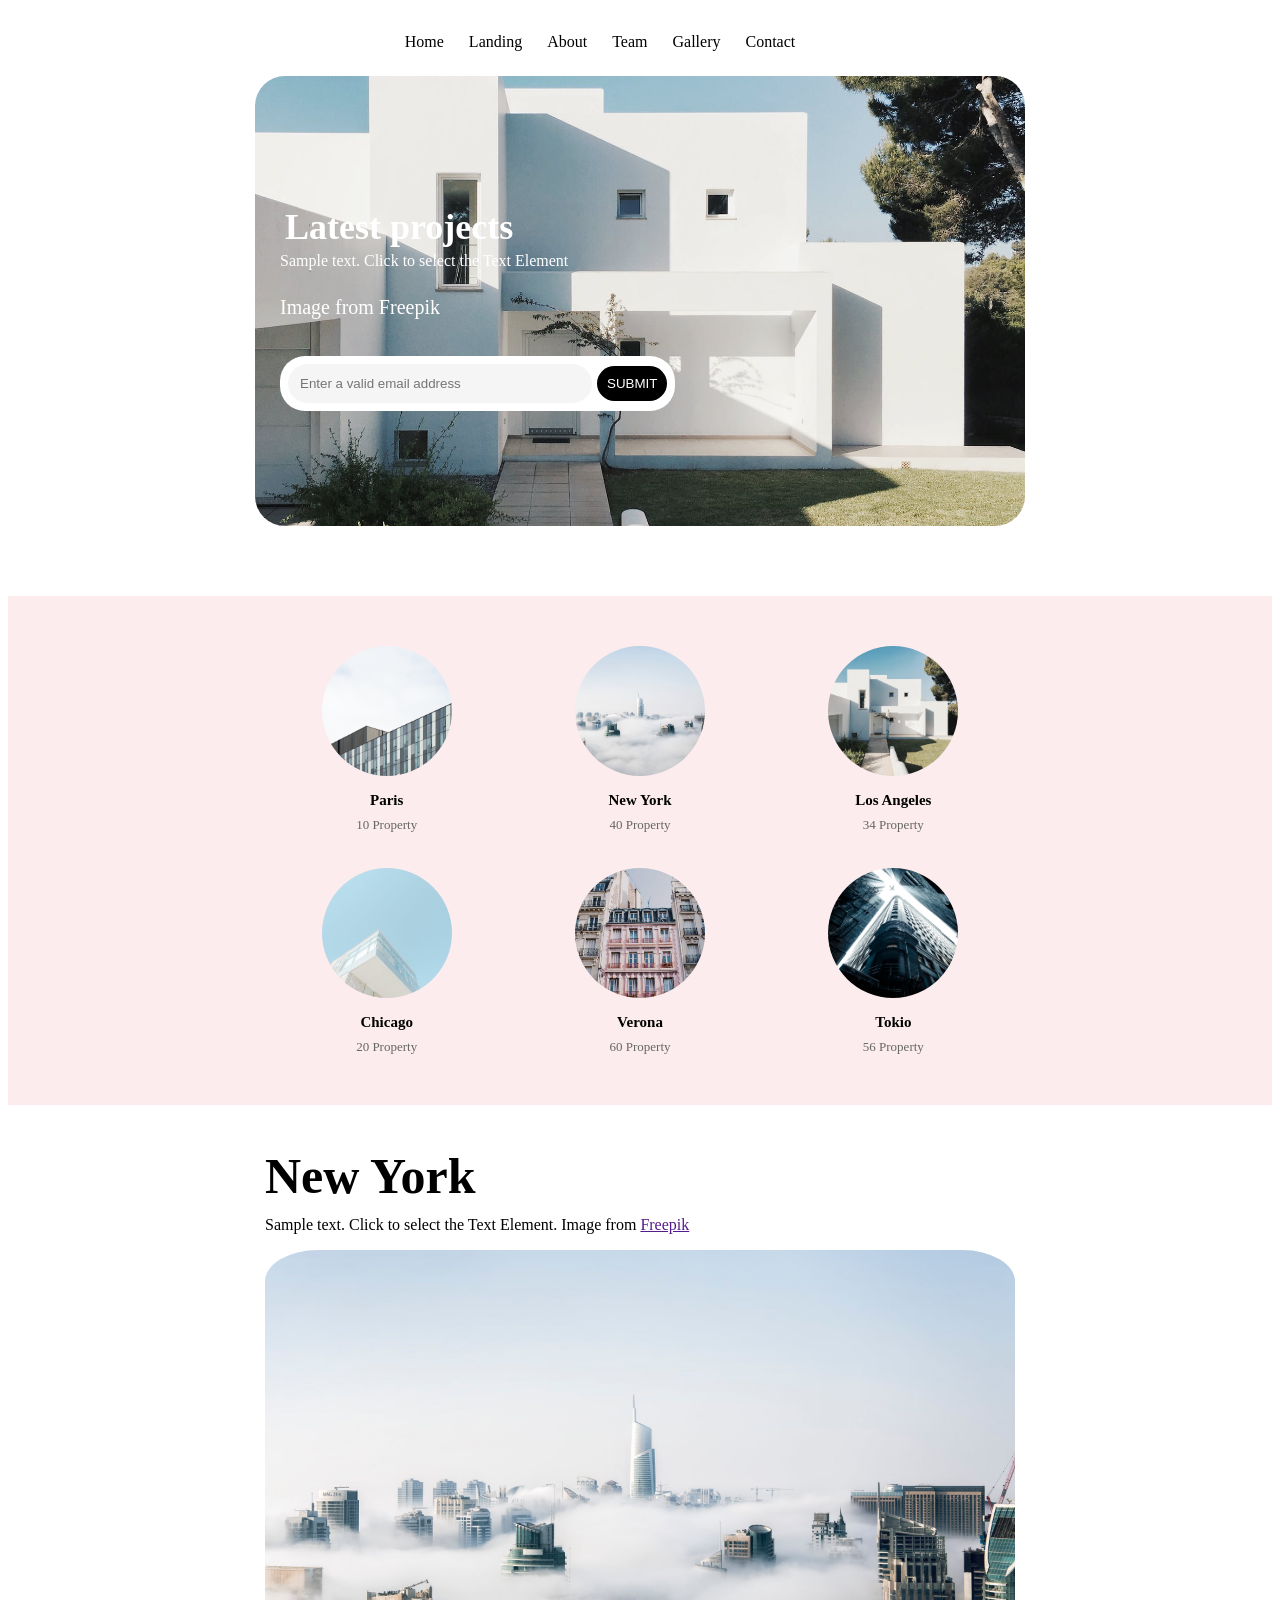
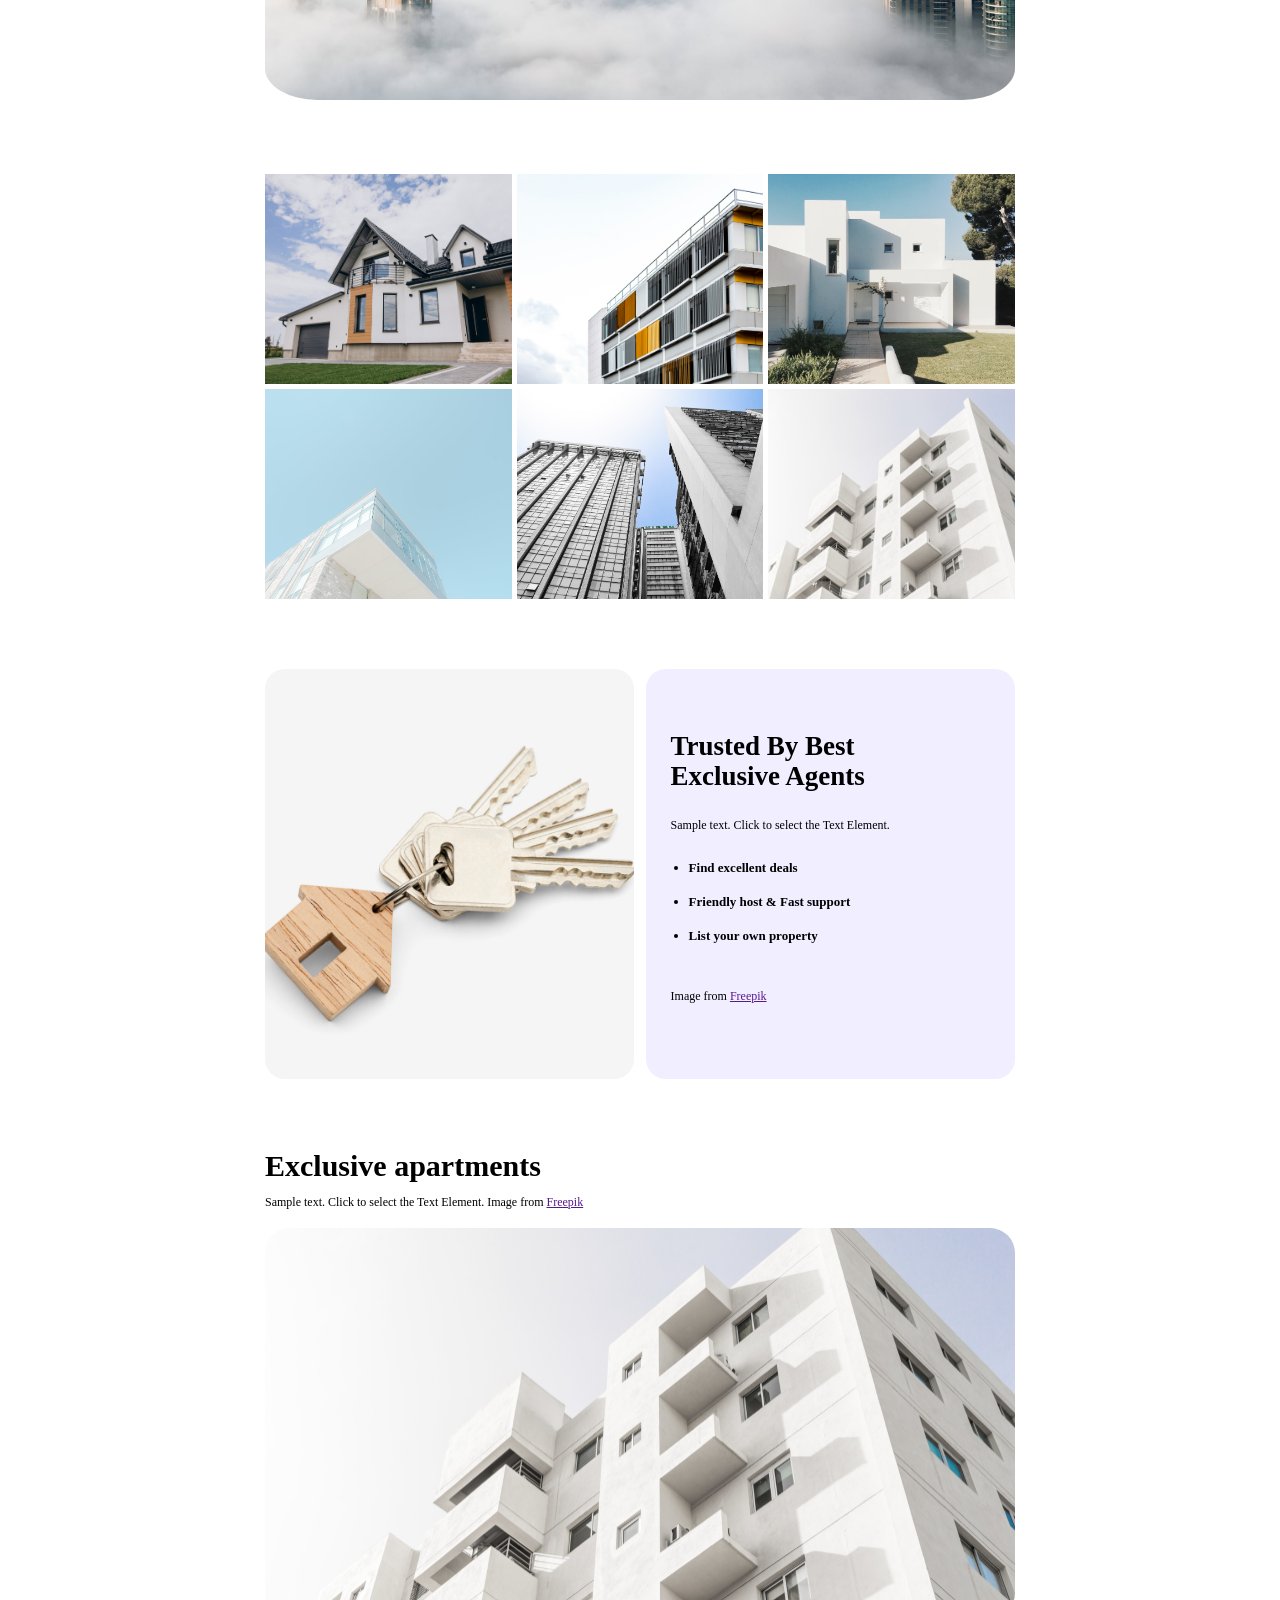
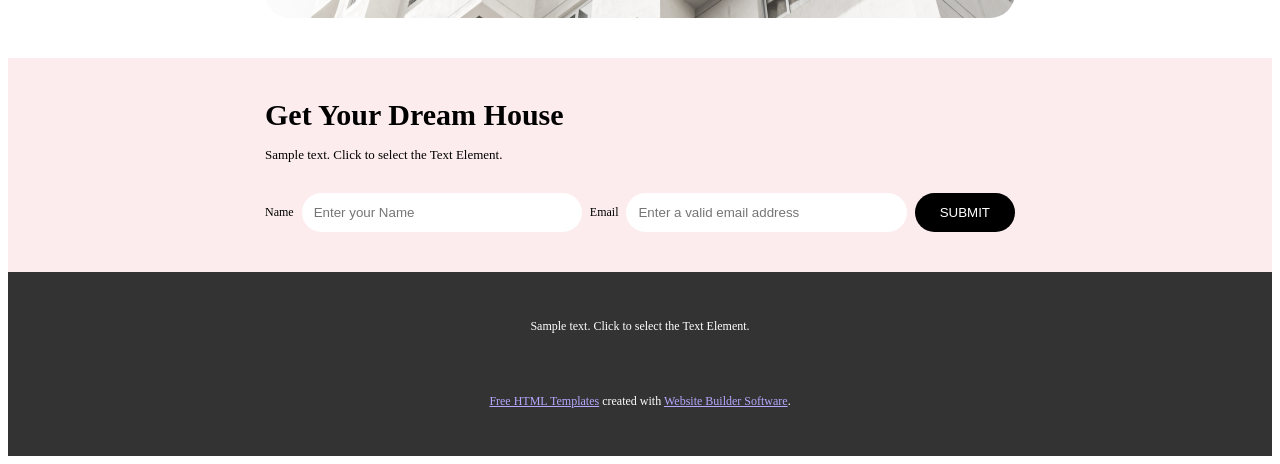
<file: pract_2/index.html>
<!DOCTYPE html>
<html lang="en">
    <head>
        <link rel="stylesheet" href="style.css">
        <meta charset="UTF-8">
        <title>Практична 2</title>
    </head>
    <body>
        <header>
            <nav class="menu">
                <a href="">Home</a>
                <a href="">Landing</a>
                <a href="">About</a>
                <a href="">Team</a>
                <a href="">Gallery</a>
                <a href="">Contact</a>
            </nav>
        </header>
        <section class="container house">
            <div class="banner">
                <img src="images/la.jpeg" alt="">
                <h1>Latest projects</h1>     
                <p>Sample text. Click to select the Text Element</p>   
                <p class="as">Image from Freepik</p1>
                    <form class="signup">
                        <input type="email" placeholder="Enter a valid email address" required>
                        <button type="submit">SUBMIT</button>
                    </form>
            </div>
        </section>
        <section class="properties">
            <div class="photos">
                <div class="city">
                    <img src="images/paris.jpeg" alt="Paris">
                    <h3>Paris</h3>
                    <p>10 Property</p>
                </div>

                <div class="city">
                    <img src="images/pexels-photo-325185.jpeg" alt="New York">
                    <h3>New York</h3>
                    <p>40 Property</p>
                </div>

                <div class="city">
                    <img src="images/la.jpeg" alt="Los Angeles">
                    <h3>Los Angeles</h3>
                    <p>34 Property</p>
                </div>

                <div class="city">
                    <img src="images/pexels-photo-1029615.jpeg" alt="Chicago">
                    <h3>Chicago</h3>
                    <p>20 Property</p>
                </div>

                <div class="city">
                    <img src="images/pexels-photo-2090651.jpeg" alt="Verona">
                    <h3>Verona</h3>
                    <p>60 Property</p>
                </div>

                <div class="city">
                    <img src="images/pexels-photo-1769369.jpeg" alt="Tokio">
                    <h3>Tokio</h3>
                    <p>56 Property</p>
                </div>
            </div>
        </section>
        <section class="newyork">
            <h2>New York</h2>
            <p>Sample text. Click to select the Text Element. Image from <a href="">Freepik</a></p>
            <img src="images/pexels-photo-325185.jpeg" alt="">
        </section>
        <section class="photos2">
            <div class="p2">
                <img src="images/house-isolated-field.jpg" alt="House">
                <img src="images/apartment-building-city-with-copy-space.jpg" alt="Apartment">
                <img src="images/la.jpeg" alt="House">
                <img src="images/pexels-photo-1029615.jpeg" alt="Building">
                <img src="images/pexels-photo-3855622.jpeg" alt="Skyscraper">
                <img src="images/low-angle-shot-facade-white-modern-building-blue-clear-sky.jpg" alt="Apartments">
            </div>
        </section>
        <section class="agents">
            <div class="agents-image">
                <img src="images/wooden-keychain-white.jpg" alt="House keys">
            </div>
            <div class="agents-info">
                <h2>Trusted By Best<br>Exclusive Agents</h2>
                <p>Sample text. Click to select the Text Element.</p>
                <ul>
                    <li>Find excellent deals</li>
                    <li>Friendly host & Fast support</li>
                    <li>List your own property</li>
                </ul>
                <p>Image from <a href="">Freepik</a></p>
            </div>
        </section>
        <section class="apartments">
            <h2>Exclusive apartments</h2>
            <p>
                Sample text. Click to select the Text Element.
                Image from <a href="">Freepik</a>
            </p>
            <img src="images/low-angle-shot-facade-white-modern-building-blue-clear-sky.jpg" alt="Apartments">
        </section>
        <section class="dream">
            <div class="dream-content">
                <h2>Get Your Dream House</h2>
                <p>Sample text. Click to select the Text Element.</p>

                <form class="dream-form">
                    <label>Name</label>
                    <input type="text" placeholder="Enter your Name">

                    <label>Email</label>
                    <input type="email" placeholder="Enter a valid email address">

                    <button type="submit">SUBMIT</button>
                </form>
            </div>
        </section>
        <footer class="footer">
            <p>Sample text. Click to select the Text Element.</p>
            <p>
                <a href="#">Free HTML Templates</a> created with
                <a href="#">Website Builder Software</a>.
            </p>
        </footer>


    </body>
</html>
</file>
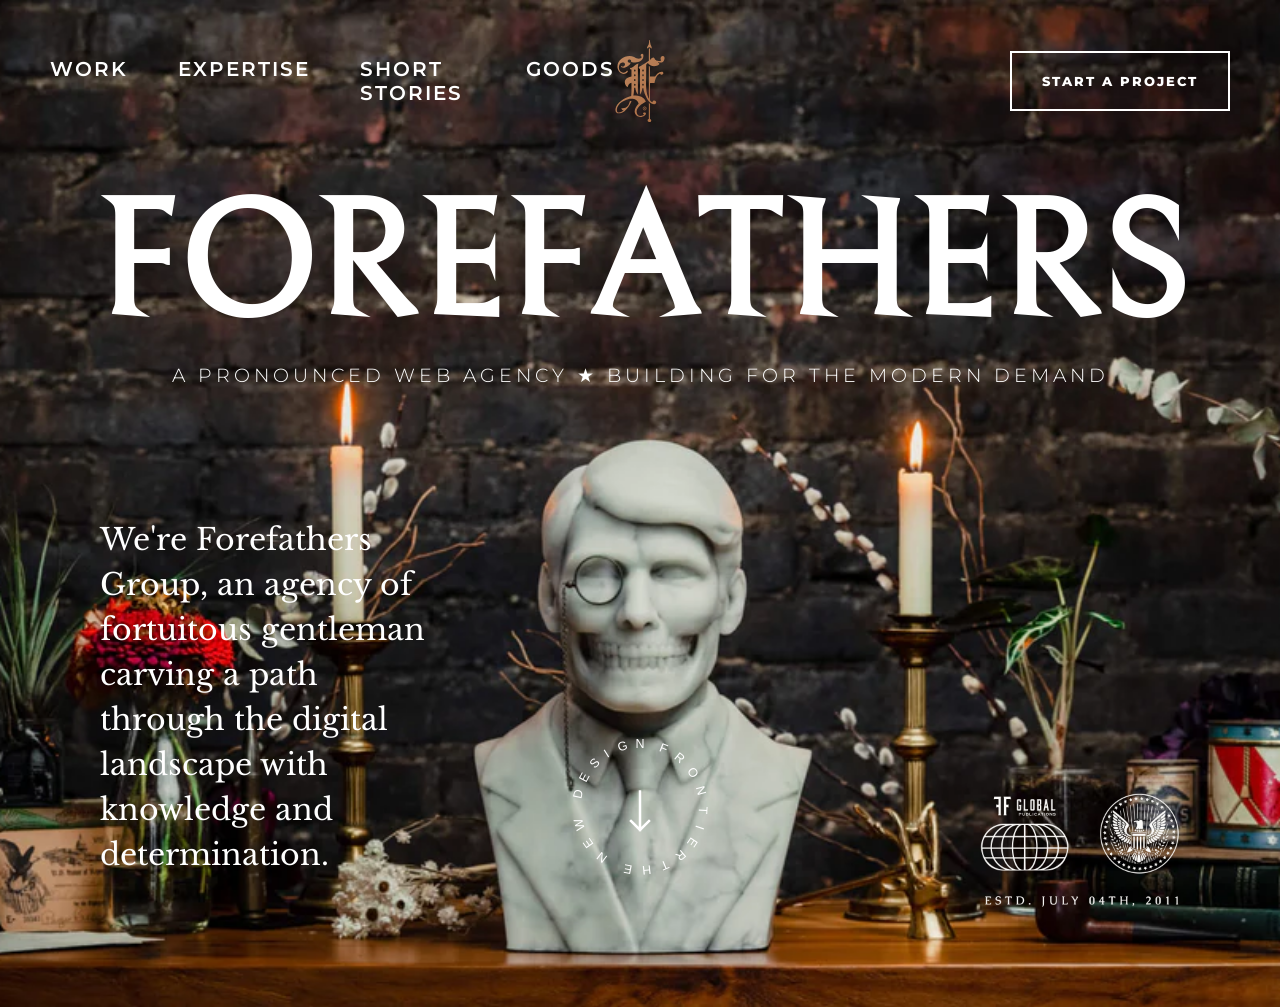
<file: pract_6/index.html>
<!DOCTYPE html>
<html lang="en-US">
    <head>
        <link rel="preconnect" href="https://fonts.googleapis.com">
        <link rel="preconnect" href="https://fonts.gstatic.com" crossorigin>
        <link href="https://fonts.googleapis.com/css2?family=Bellefair&family=Libre+Baskerville:ital,wght@0,400..700;1,400..700&family=Montserrat:ital,wght@0,100..900;1,100..900&display=swap" rel="stylesheet">
        <link rel="stylesheet" href="style.css">
        <meta charset="UTF-8">
    </head>
    <body>
        <nav class="menu">
            <div class="links">
                <a href="">WORK</a>
                <a href="">EXPERTISE</a>
                <a href="">SHORT STORIES</a>
                <a href="">GOODS</a>
            </div>
            <img src="logo.svg" alt="">
            <button>START A PROJECT</button>
        </nav>
        <div class="title">
            <h1>FOREFATHERS</h1>
        </div>
        <div class="agency">
            <h3>A PRONOUNCED WEB AGENCY ★ BUILDING FOR THE MODERN DEMAND</h3>
        </div>
        <div class="header">
            <p>We're Forefathers Group, an agency of fortuitous gentleman carving a path through the digital landscape with knowledge and determination.</p>
            <img class="circle" src="the-new-design-frontier.svg" alt="">
            <img class="emblems" src="home-hero-emblems.png" alt="">
        </div>
    </body>

</html>
</file>
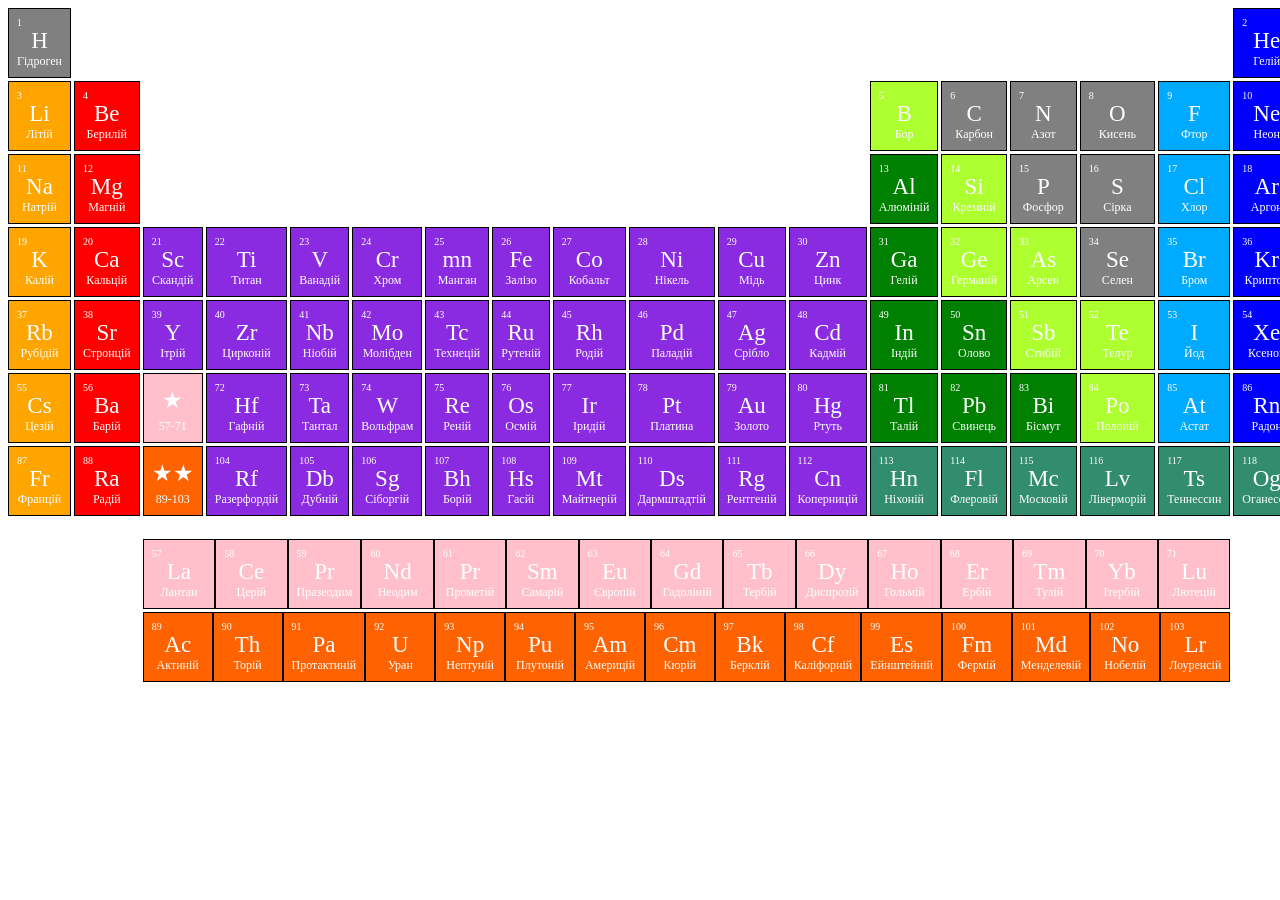
<file: pract_1/task_1/index.html>
<!DOCTYPE html>
<html lang="en">
    <head>
        <title>Практична 1</title>
        <meta charset="UTF-8">
        <link rel="stylesheet" href="style.css">
    </head>
    <body>
        <div class="table">
            <div class="element h gray">
                <span class="number">1</span>
                <span class="symbol">H</span>
                <span class="name">Гідроген</span>
            </div>
            <div class="element he blue">
                <span class="number">2</span>
                <span class="symbol">He</span>
                <span class="name">Гелій</span>
            </div>
            <div class="element li orange">
                <span class="number">3</span>
                <span class="symbol">Li</span>
                <span class="name">Літій</span>
            </div>
            <div class="element be red">
                <span class="number">4</span>
                <span class="symbol">Be</span>
                <span class="name">Берилій</span>
            </div>
            <div class="element na orange">
                <span class="number">11</span>
                <span class="symbol">Na</span>
                <span class="name">Натрій</span>
            </div>
            <div class="element mg red">
                <span class="number">12</span>
                <span class="symbol">Mg</span>
                <span class="name">Магній</span>
            </div>
            <div class="element b lgreen">
                <span class="number">5</span>
                <span class="symbol">B</span>
                <span class="name">Бор</span>
            </div>
            <div class="element c gray">
                <span class="number">6</span>
                <span class="symbol">C</span>
                <span class="name">Карбон</span>
            </div>
            <div class="element n gray">
                <span class="number">7</span>
                <span class="symbol">N</span>
                <span class="name">Азот</span>
            </div>
            <div class="element o gray">
                <span class="number">8</span>
                <span class="symbol">O</span>
                <span class="name">Кисень</span>
            </div>
            <div class="element f lblue">
                <span class="number">9</span>
                <span class="symbol">F</span>
                <span class="name">Фтор</span>
            </div>
            <div class="element ne blue">
                <span class="number">10</span>
                <span class="symbol">Ne</span>
                <span class="name">Неон</span>
            </div>
            <div class="element al green">
                <span class="number">13</span>
                <span class="symbol">Al</span>
                <span class="name">Алюміній</span>
            </div>
            <div class="element si lgreen">
                <span class="number">14</span>
                <span class="symbol">Si</span>
                <span class="name">Кремній</span>
            </div>
            <div class="element p gray">
                <span class="number">15</span>
                <span class="symbol">P</span>
                <span class="name">Фосфор</span>
            </div>
            <div class="element s gray">
                <span class="number">16</span>
                <span class="symbol">S</span>
                <span class="name">Сірка</span>
            </div>
            <div class="element cl lblue">
                <span class="number">17</span>
                <span class="symbol">Cl</span>
                <span class="name">Хлор</span>
            </div>
            <div class="element ar blue">
                <span class="number">18</span>
                <span class="symbol">Ar</span>
                <span class="name">Аргон</span>
            </div>
            <div class="element gr1 orange">
                <span class="number">19</span>
                <span class="symbol">K</span>
                <span class="name">Калій</span>
            </div>
            <div class="element gr1 red">
                <span class="number">20</span>
                <span class="symbol">Ca</span>
                <span class="name">Кальцій</span>
            </div>
            <div class="element gr1 purple">
                <span class="number">21</span>
                <span class="symbol">Sc</span>
                <span class="name">Скандій</span>
            </div>
            <div class="element gr1 purple">
                <span class="number">22</span>
                <span class="symbol">Ti</span>
                <span class="name">Титан</span>
            </div>
            <div class="element gr1 purple">
                <span class="number">23</span>
                <span class="symbol">V</span>
                <span class="name">Ванадій</span>
            </div>
            <div class="element gr1 purple">
                <span class="number">24</span>
                <span class="symbol">Cr</span>
                <span class="name">Хром</span>
            </div>
            <div class="element gr1 purple">
                <span class="number">25</span>
                <span class="symbol">mn</span>
                <span class="name">Манган</span>
            </div>
            <div class="element gr1 purple">
                <span class="number">26</span>
                <span class="symbol">Fe</span>
                <span class="name">Залізо</span>
            </div>
            <div class="element gr1 purple">
                <span class="number">27</span>
                <span class="symbol">Co</span>
                <span class="name">Кобальт</span>
            </div>
            <div class="element gr1 purple">
                <span class="number">28</span>
                <span class="symbol">Ni</span>
                <span class="name">Нікель</span>
            </div>
            <div class="element gr1 purple">
                <span class="number">29</span>
                <span class="symbol">Cu</span>
                <span class="name">Мідь</span>
            </div>
            <div class="element gr1 purple">
                <span class="number">30</span>
                <span class="symbol">Zn</span>
                <span class="name">Цинк</span>
            </div>
            <div class="element gr1 green">
                <span class="number">31</span>
                <span class="symbol">Ga</span>
                <span class="name">Гелій</span>
            </div>
            <div class="element gr1 lgreen">
                <span class="number">32</span>
                <span class="symbol">Ge</span>
                <span class="name">Германій</span>
            </div>
            <div class="element gr1 lgreen">
                <span class="number">33</span>
                <span class="symbol">As</span>
                <span class="name">Арсен</span>
            </div>  
            <div class="element gr1 gray">
                <span class="number">34</span>
                <span class="symbol">Se</span>
                <span class="name">Селен</span>
            </div>
            <div class="element gr1 lblue">
                <span class="number">35</span>
                <span class="symbol">Br</span>
                <span class="name">Бром</span>
            </div>
            <div class="element gr1 blue">
                <span class="number">36</span>
                <span class="symbol">Kr</span>
                <span class="name">Криптон</span>
            </div>
            <div class="element gr2 orange">
                <span class="number">37</span>
                <span class="symbol">Rb</span>
                <span class="name">Рубідій</span>
            </div>
            <div class="element gr2 red">
                <span class="number">38</span>
                <span class="symbol">Sr</span>
                <span class="name">Стронцій</span>
            </div>
            <div class="element gr2 purple">
                <span class="number">39</span>
                <span class="symbol">Y</span>
                <span class="name">Ітрій</span>
            </div>
            <div class="element gr2 purple">
                <span class="number">40</span>
                <span class="symbol">Zr</span>
                <span class="name">Цирконій</span>
            </div>
            <div class="element gr2 purple">
                <span class="number">41</span>
                <span class="symbol">Nb</span>
                <span class="name">Ніобій</span>
            </div>
            <div class="element gr2 purple">
                <span class="number">42</span>
                <span class="symbol">Mo</span>
                <span class="name">Молібден</span>
            </div>
            <div class="element gr2 purple">
                <span class="number">43</span>
                <span class="symbol">Tc</span>
                <span class="name">Технецій</span>
            </div>
            <div class="element gr2 purple">
                <span class="number">44</span>
                <span class="symbol">Ru</span>
                <span class="name">Рутеній</span>
            </div>
            <div class="element gr2 purple">
                <span class="number">45</span>
                <span class="symbol">Rh</span>
                <span class="name">Родій</span>
            </div>
            <div class="element gr2 purple">
                <span class="number">46</span>
                <span class="symbol">Pd</span>
                <span class="name">Паладій</span>
            </div>
            <div class="element gr2 purple">
                <span class="number">47</span>
                <span class="symbol">Ag</span>
                <span class="name">Срібло</span>
            </div>
            <div class="element gr2 purple">
                <span class="number">48</span>
                <span class="symbol">Cd</span>
                <span class="name">Кадмій</span>
            </div>
            <div class="element gr2 green">
                <span class="number">49</span>
                <span class="symbol">In</span>
                <span class="name">Індій</span>
            </div>
            <div class="element gr2 green">
                <span class="number">50</span>
                <span class="symbol">Sn</span>
                <span class="name">Олово</span>
            </div>
            <div class="element gr2 lgreen">
                <span class="number">51</span>
                <span class="symbol">Sb</span>
                <span class="name">Стибій</span>
            </div>  
            <div class="element gr2 lgreen">
                <span class="number">52</span>
                <span class="symbol">Te</span>
                <span class="name">Телур</span>
            </div>
            <div class="element gr2 lblue">
                <span class="number">53</span>
                <span class="symbol">I</span>
                <span class="name">Йод</span>
            </div>
            <div class="element gr2 blue">
                <span class="number">54</span>
                <span class="symbol">Xe</span>
                <span class="name">Ксенон</span>
            </div>
            <div class="element gr3 orange">
                <span class="number">55</span>
                <span class="symbol">Cs</span>
                <span class="name">Цезій</span>
            </div>
            <div class="element gr3 red">
                <span class="number">56</span>
                <span class="symbol">Ba</span>
                <span class="name">Барій</span>
            </div>
            <div class="element gr3 pink">
                <span class="number"></span>
                <span class="symbol">★</span>
                <span class="name">57-71</span>
            </div>
            <div class="element gr3 purple">
                <span class="number">72</span>
                <span class="symbol">Hf</span>
                <span class="name">Гафній</span>
            </div>
            <div class="element gr3 purple">
                <span class="number">73</span>
                <span class="symbol">Ta</span>
                <span class="name">Тантал</span>
            </div>
            <div class="element gr3 purple">
                <span class="number">74</span>
                <span class="symbol">W</span>
                <span class="name">Вольфрам</span>
            </div>
            <div class="element gr3 purple">
                <span class="number">75</span>
                <span class="symbol">Re</span>
                <span class="name">Реній</span>
            </div>
            <div class="element gr3 purple">
                <span class="number">76</span>
                <span class="symbol">Os</span>
                <span class="name">Осмій</span>
            </div>
            <div class="element gr3 purple">
                <span class="number">77</span>
                <span class="symbol">Ir</span>
                <span class="name">Іридій</span>
            </div>
            <div class="element gr3 purple">
                <span class="number">78</span>
                <span class="symbol">Pt</span>
                <span class="name">Платина</span>
            </div>
            <div class="element gr3 purple">
                <span class="number">79</span>
                <span class="symbol">Au</span>
                <span class="name">Золото</span>
            </div>
            <div class="element gr3 purple">
                <span class="number">80</span>
                <span class="symbol">Hg</span>
                <span class="name">Ртуть</span>
            </div>
            <div class="element gr3 green">
                <span class="number">81</span>
                <span class="symbol">Tl</span>
                <span class="name">Талій</span>
            </div>
            <div class="element gr3 green">
                <span class="number">82</span>
                <span class="symbol">Pb</span>
                <span class="name">Свинець</span>
            </div>
            <div class="element gr3 green">
                <span class="number">83</span>
                <span class="symbol">Bi</span>
                <span class="name">Бісмут</span>
            </div>  
            <div class="element gr3 lgreen">
                <span class="number">84</span>
                <span class="symbol">Po</span>
                <span class="name">Полоній</span>
            </div>
            <div class="element gr3 lblue">
                <span class="number">85</span>
                <span class="symbol">At</span>
                <span class="name">Астат</span>
            </div>
            <div class="element gr3 blue">
                <span class="number">86</span>
                <span class="symbol">Rn</span>
                <span class="name">Радон</span>
            </div>
            <div class="element gr4 orange">
                <span class="number">87</span>
                <span class="symbol">Fr</span>
                <span class="name">Францій</span>
            </div>
            <div class="element gr4 red">
                <span class="number">88</span>
                <span class="symbol">Ra</span>
                <span class="name">Радій</span>
            </div>
            <div class="element gr4 oorange">
                <span class="number"></span>
                <span class="symbol">★★</span>
                <span class="name">89-103</span>
            </div>
            <div class="element gr4 purple">
                <span class="number">104</span>
                <span class="symbol">Rf</span>
                <span class="name">Разерфордій</span>
            </div>
            <div class="element gr4 purple">
                <span class="number">105</span>
                <span class="symbol">Db</span>
                <span class="name">Дубній</span>
            </div>
            <div class="element gr4 purple">
                <span class="number">106</span>
                <span class="symbol">Sg</span>
                <span class="name">Сіборгій</span>
            </div>
            <div class="element gr4 purple">
                <span class="number">107</span>
                <span class="symbol">Bh</span>
                <span class="name">Борій</span>
            </div>
            <div class="element gr4 purple">
                <span class="number">108</span>
                <span class="symbol">Hs</span>
                <span class="name">Гасйі</span>
            </div>
            <div class="element gr4 purple">
                <span class="number">109</span>
                <span class="symbol">Mt</span>
                <span class="name">Майтнерій</span>
            </div>
            <div class="element gr4 purple">
                <span class="number">110</span>
                <span class="symbol">Ds</span>
                <span class="name">Дармштадтій</span>
            </div>
            <div class="element gr4 purple">
                <span class="number">111</span>
                <span class="symbol">Rg</span>
                <span class="name">Рентгеній</span>
            </div>
            <div class="element gr4 purple">
                <span class="number">112</span>
                <span class="symbol">Cn</span>
                <span class="name">Коперницій</span>
            </div>
            <div class="element gr4 cyan">
                <span class="number">113</span>
                <span class="symbol">Hn</span>
                <span class="name">Ніхоній</span>
            </div>
            <div class="element gr4 cyan">
                <span class="number">114</span>
                <span class="symbol">Fl</span>
                <span class="name">Флеровій</span>
            </div>
            <div class="element gr4 cyan">
                <span class="number">115</span>
                <span class="symbol">Mc</span>
                <span class="name">Московій</span>
            </div>  
            <div class="element gr4 cyan">
                <span class="number">116</span>
                <span class="symbol">Lv</span>
                <span class="name">Ліверморій</span>
            </div>
            <div class="element gr4 cyan">
                <span class="number">117</span>
                <span class="symbol">Ts</span>
                <span class="name">Теннессин</span>
            </div>
            <div class="element gr4 cyan">
                <span class="number">118</span>
                <span class="symbol">Og</span>
                <span class="name">Оганесон</span>
            </div>
            <div class="table2">
                <div class="element pink">
                    <span class="number">57</span>
                    <span class="symbol">La</span>
                    <span class="name">Лантан</span>
                </div>
                <div class="element pink">
                    <span class="number">58</span>
                    <span class="symbol">Ce</span>
                    <span class="name">Церій</span>
                </div>
                <div class="element pink">
                    <span class="number">59</span>
                    <span class="symbol">Pr</span>
                    <span class="name">Празеодим</span>
                </div>
                <div class="element pink">
                    <span class="number">60</span>
                    <span class="symbol">Nd</span>
                    <span class="name">Неодим</span>
                </div>
                <div class="element pink">
                    <span class="number">61</span>
                    <span class="symbol">Pr</span>
                    <span class="name">Прометій</span>
                </div>
                <div class="element pink">
                    <span class="number">62</span>
                    <span class="symbol">Sm</span>
                    <span class="name">Самарій</span>
                </div>
                <div class="element pink">
                    <span class="number">63</span>
                    <span class="symbol">Eu</span>
                    <span class="name">Європій</span>
                </div>
                <div class="element pink">
                    <span class="number">64</span>
                    <span class="symbol">Gd</span>
                    <span class="name">Гадоліній</span>
                </div>
                <div class="element pink">
                    <span class="number">65</span>
                    <span class="symbol">Tb</span>
                    <span class="name">Тербій</span>
                </div>
                <div class="element pink">
                    <span class="number">66</span>
                    <span class="symbol">Dy</span>
                    <span class="name">Диспрозій</span>
                </div>
                <div class="element pink">
                    <span class="number">67</span>
                    <span class="symbol">Ho</span>
                    <span class="name">Гольмій</span>
                </div>
                <div class="element pink">
                    <span class="number">68</span>
                    <span class="symbol">Er</span>
                    <span class="name">Ербій</span>
                </div>
                <div class="element pink">
                    <span class="number">69</span>
                    <span class="symbol">Tm</span>
                    <span class="name">Тулій</span>
                </div>
                <div class="element pink">
                    <span class="number">70</span>
                    <span class="symbol">Yb</span>
                    <span class="name">Ітербій</span>
                </div>
                <div class="element pink">
                    <span class="number">71</span>
                    <span class="symbol">Lu</span>
                    <span class="name">Лютецій</span>
                </div>
            </div>
            <div class="table3">
                <div class="element oorange">
                    <span class="number">89</span>
                    <span class="symbol">Ac</span>
                    <span class="name">Актиній</span>
                </div>
                <div class="element oorange">
                    <span class="number">90</span>
                    <span class="symbol">Th</span>
                    <span class="name">Торій</span>
                </div>
                <div class="element oorange">
                    <span class="number">91</span>
                    <span class="symbol">Pa</span>
                    <span class="name">Протактиній</span>
                </div>
                <div class="element oorange">
                    <span class="number">92</span>
                    <span class="symbol">U</span>
                    <span class="name">Уран</span>
                </div>
                <div class="element oorange">
                    <span class="number">93</span>
                    <span class="symbol">Np</span>
                    <span class="name">Нептуній</span>
                </div>
                <div class="element oorange">
                    <span class="number">94</span>
                    <span class="symbol">Pu</span>
                    <span class="name">Плутоній</span>
                </div>
                <div class="element oorange">
                    <span class="number">95</span>
                    <span class="symbol">Am</span>
                    <span class="name">Америцій</span>
                </div>
                <div class="element oorange">
                    <span class="number">96</span>
                    <span class="symbol">Cm</span>
                    <span class="name">Кюрій</span>
                </div>
                <div class="element oorange">
                    <span class="number">97</span>
                    <span class="symbol">Bk</span>
                    <span class="name">Берклій</span>
                </div>
                <div class="element oorange">
                    <span class="number">98</span>
                    <span class="symbol">Cf</span>
                    <span class="name">Каліфорній</span>
                </div>
                <div class="element oorange">
                    <span class="number">99</span>
                    <span class="symbol">Es</span>
                    <span class="name">Ейнштейній</span>
                </div>
                <div class="element oorange">
                    <span class="number">100</span>
                    <span class="symbol">Fm</span>
                    <span class="name">Фермій</span>
                </div>
                <div class="element oorange">
                    <span class="number">101</span>
                    <span class="symbol">Md</span>
                    <span class="name">Менделевій</span>
                </div>
                <div class="element oorange">
                    <span class="number">102</span>
                    <span class="symbol">No</span>
                    <span class="name">Нобелій</span>
                </div>
                <div class="element oorange">
                    <span class="number">103</span>
                    <span class="symbol">Lr</span>
                    <span class="name">Лоуренсій</span>
                </div>
            </div>







        
            
























































































































































































































































































































































































































        </div>
    </body>

</html>
</file>
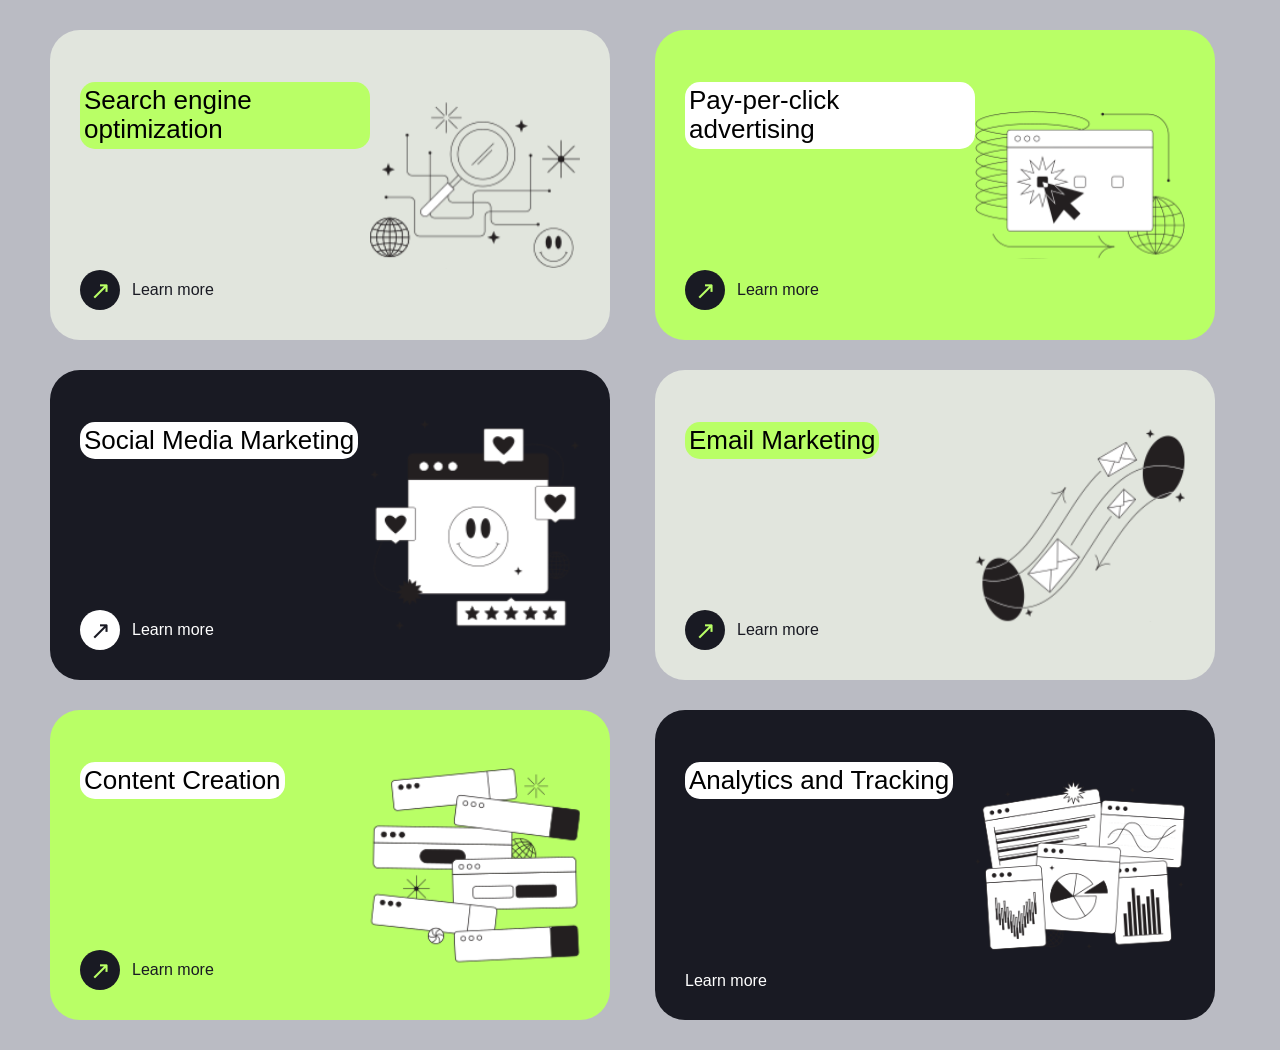
<file: pract_1/task_2/index.html>
<!DOCTYPE html>
<html lang="en">
    <head>
        <meta charset="UTF-8">
        <link rel="stylesheet" href="style.css">
        <title>Pract_1</title>
    </head>
    <body>
        <div class="cards">
            <div class="white">
                <div class="cardtext">
                    <h2>Search engine optimization</h2>
                    <a href="#"><span class="arrow">↗</span> Learn more</a>
                </div>
                <img src="img_1.svg" alt="SEO">
            </div>
            <div class="green">
                <div class="cardtext">
                    <h2>Pay-per-click advertising</h2>
                    <a href="#"><span class="arrow">↗</span> Learn more</a>
                </div>
                <img src="img_3.svg" alt="Pay-per-click advertising">
            </div>
            <div class="blue">
                <div class="cardtext">
                    <h2>Social Media Marketing</h2>
                    <a href="#"><span class="arrow">↗</span> Learn more</a>
                </div>
                <img src="img_2.svg" alt="Social Media Marketing">
            </div>
            <div class="white">
                <div class="cardtext">
                    <h2>Email Marketing</h2>
                    <a href="#"><span class="arrow">↗</span> Learn more</a>
                </div>
                <img src="img_4.svg" alt="Email Marketing">
            </div>
            <div class="green">
                <div class="cardtext">
                    <h2>Content Creation</h2>
                    <a href="#"><span class="arrow">↗</span> Learn more</a>
                </div>
                <img src="img_5.svg" alt="Content Creation">
            </div>
            <div class="blue">
                <div class="cardtext">
                    <h2>Analytics and Tracking</h2>
                    <a href="">Learn more</a>
                </div>
                <img src="img_6.svg" alt="Analytics and Tracking">
            </div>
        </div>
    </body>
</html>
</file>
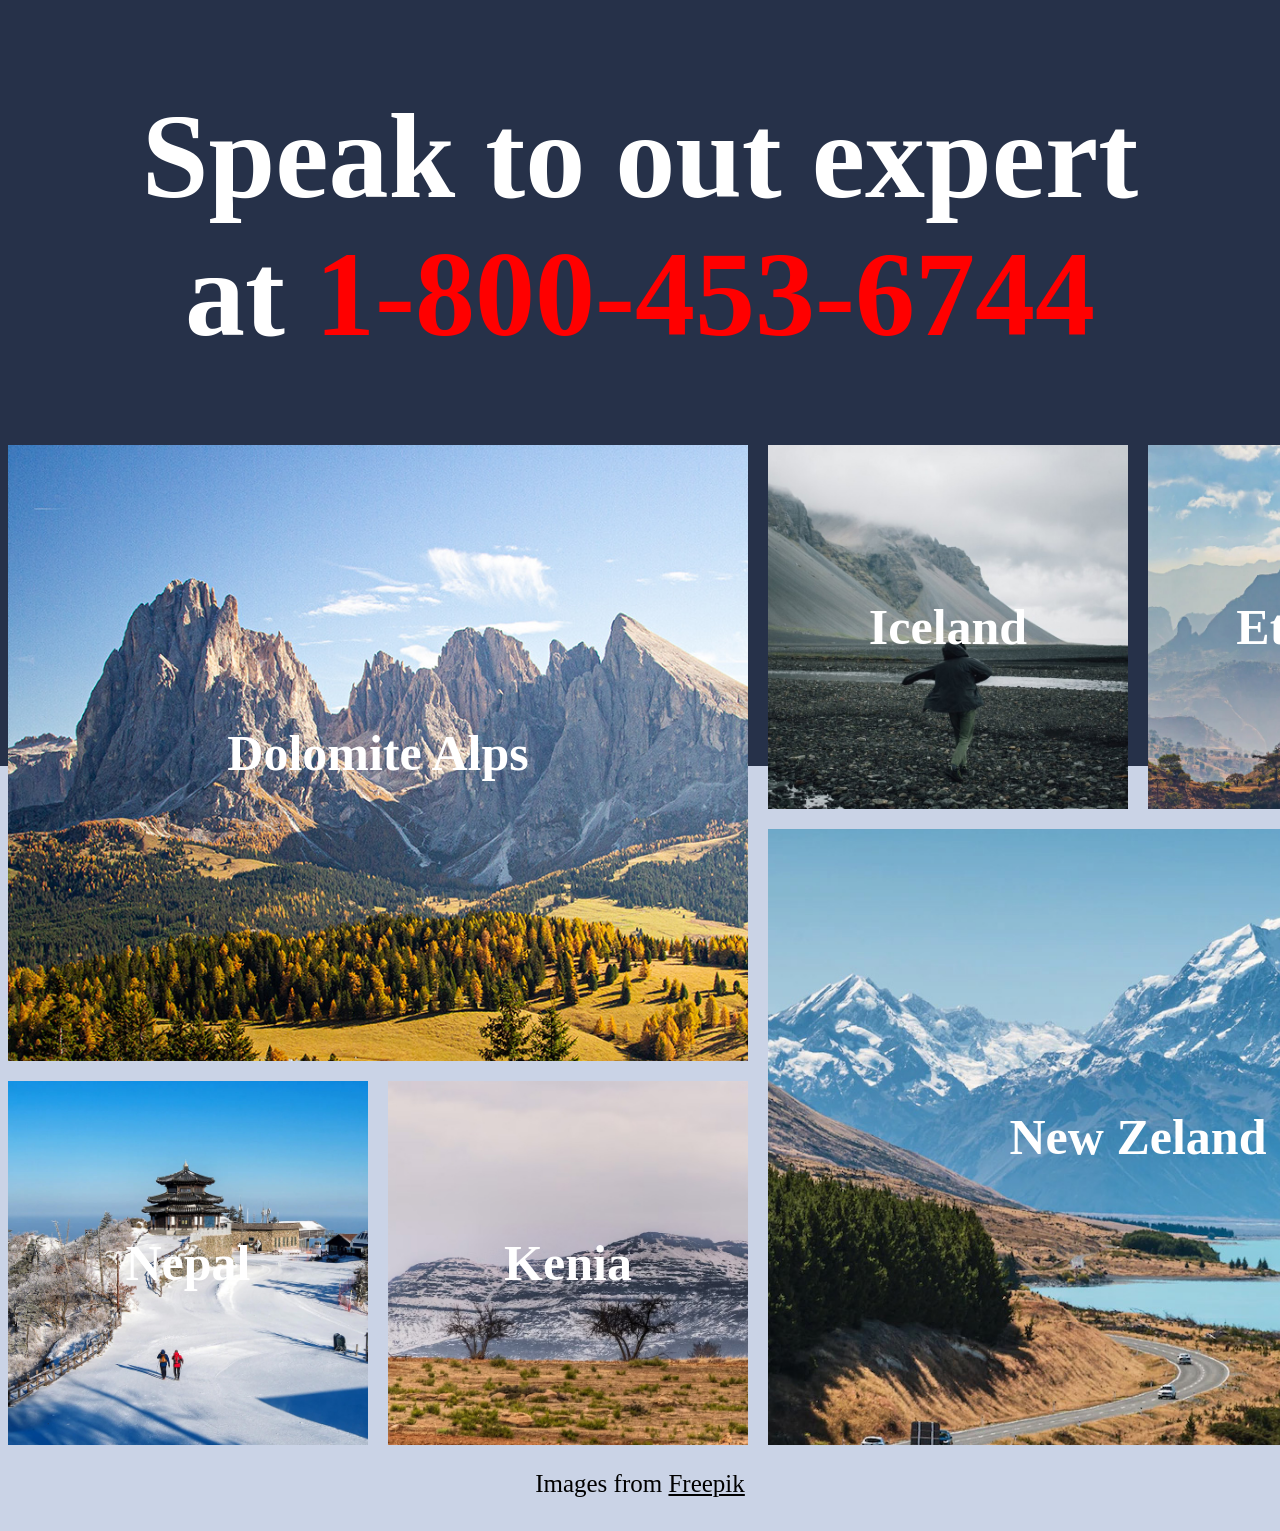
<file: pract_4/2 завдання/index.html>
<!DOCTYPE html>
<html lang="en">
    <head>
        <meta charset="UTF-8">
        <title>Практична 4</title>
        <link rel="stylesheet" href="style.css">
    </head>
    <body class="bg">
        <div class="speak">
            <h1>Speak to out expert at <span>1-800-453-6744</span></h1>
        </div>
        <div class="grid">
            <div class="cards bnbn">
                <img src="screenshot_2_images/bnbn.jpg" alt="">
                <h2>Dolomite Alps</h2>
            </div>
            <div class="cards sec">
                <img src="screenshot_2_images/jkkjjk.jpg" alt="">
                <h2>Iceland</h2>
            </div>
            <div class="cards thi">
                <img src="screenshot_2_images/rtrt.jpg" alt="">
                <h2>Ethiopia</h2>
            </div>
            <div class="cards nepal">
                <img src="screenshot_2_images/tt.jpg" alt="">
                <h2>Nepal</h2>
            </div>
            <div class="cards kenia">
                <img src="screenshot_2_images/jhjhjh.jpg" alt="">
                <h2>Kenia</h2>
            </div>
            <div class="cards nz">
                <img src="screenshot_2_images/nbn.jpg" alt="">
                <h2>New Zeland</h2>
            </div>
        </div>
        <div class="free">
            <p>Images from <a href="">Freepik</a></p>
        </div>
    </body>
</html>
</file>
<file: pract_2/style.css>
.container {
    max-width: 1100px;
    margin: 0 auto;
}
.menu {
    display: flex;
    justify-content: center;
    transform: translateX(-40px);
    gap: 25px;
    padding: 25px;
}   

.menu a {
    color: black;
    text-decoration: none;
}
.house img {
    width: 100%;
    height: 450px;
    object-fit: cover;
    border-radius: 30px;
    display: block;
    margin: 0 auto;
}
.banner {
    width: 70%;
    margin: 0 auto;
    position: relative;
}

.banner h1 {
    position: absolute;
    top: 100px;
    left: 30px;
    color: white;
    font-size: 36px;
}
.banner p {
    position: absolute;
    top: 160px;
    left: 25px;
    color: white;
}
.banner .as {
    position: absolute;
    top: 200px;
    left: 25px;
    color: white;
    font-size: 20px;
}
.signup {
    position: absolute;
    top: 280px;
    left: 25px;

    display: flex;
    align-items: center;
    gap: 5px;

    background-color: white;
    padding: 8px;
    border-radius: 25px;
}
.signup input {
    width: 280px;
    padding: 12px;
    background-color: #f5f5f5;
    border: none;
    border-radius: 20px;
}
.signup button {
    padding: 10px;
    background-color: black;
    color: white;
    border: none;
    border-radius: 20px;
}

.properties {
    margin-top: 70px;
    background-color: #fceced;
    padding: 50px 20px;
}

.photos {
    display: grid;
    grid-template-columns: repeat(3, 1fr);
    gap: 35px 60px;
    max-width: 700px;
    margin: 0 auto;
}

.city {
    text-align: center;
}

.city img {
    width: 130px;
    height: 130px;
    border-radius: 50%;
    object-fit: cover;
}

.city h3 {
    font-size: 15px;
    margin: 12px 0 8px;
}

.city p {
    font-size: 13px;
    color: #666;
    margin: 0;
}
.newyork {
    width: 750px;
    margin: 0 auto;

}
.newyork img {
    width: 750px;
    height: 450px;
    border-radius: 7%;
    object-fit: cover;
}
.newyork h2 {
    font-size: 50px;
}
.newyork p {
    margin-top: -30px;
}
.photos2 {
    max-width: 750px;
    margin: 70px auto;
}

.p2 {
    display: grid;
    grid-template-columns: repeat(3, 1fr);
    gap: 5px;
}

.p2 img {
    width: 100%;
    height: 210px;
    object-fit: cover;
    display: block;
}

.agents {
    max-width: 750px;
    margin: 70px auto;
    display: flex;
    gap: 12px;
}

.agents-image,
.agents-info {
    width: 50%;
    height: 410px;
    border-radius: 20px;
    overflow: hidden;
    box-sizing: border-box;
}

.agents-image {
    background-color: #f6f6f6;
}

.agents-image img {
    width: 100%;
    height: 100%;
    object-fit: cover;
}

.agents-info {
    background-color: #f0eeff;
    padding: 25px;
    display: flex;
    flex-direction: column;
    justify-content: center;
}

.agents-info h2 {
    font-size: 27px;
    line-height: 1.1;
    margin: 0 0 15px;
}

.agents-info p {
    font-size: 12px;
}

.agents-info ul {
    padding-left: 18px;
    margin: 15px 0;
}

.agents-info li {
    font-size: 13px;
    font-weight: bold;
    margin-bottom: 18px;
}
.exclusive {
    max-width: 750px;
    margin: 70px auto;
}
.apartments {
    width: 750px;
    max-width: 90%;
    margin: 70px auto 40px;
}

.apartments h2 {
    font-size: 30px;
    margin-bottom: 12px;
}

.apartments p {
    font-size: 12px;
    margin-bottom: 18px;
}

.apartments img {
    width: 100%;
    height: 390px;
    object-fit: cover;
    border-radius: 25px;
    display: block;
}

.dream {
    background-color: #fceced;
    padding: 40px 20px;
}

.dream-content {
    max-width: 750px;
    margin: 0 auto;
}

.dream h2 {
    font-size: 30px;
    margin: 0 0 15px;
}

.dream p {
    font-size: 13px;
    margin-bottom: 30px;
}

.dream-form {
    display: flex;
    align-items: center;
    gap: 8px;
}

.dream-form label {
    font-size: 12px;
}

.dream-form input {
    flex: 1;
    min-width: 0;
    padding: 12px;
    border: none;
    border-radius: 25px;
}

.dream-form button {
    background-color: black;
    color: white;
    padding: 12px 25px;
    border: none;
    border-radius: 25px;
    cursor: pointer;
}

.footer {
    background-color: #333;
    color: white;
    text-align: center;
    padding: 35px 20px;
    font-size: 12px;
}

.footer p:last-child {
    margin-top: 60px;
}

.footer a {
    color: #b5a8ff;
}
</file>
<file: pract_6/style.css>
* {
    box-sizing: border-box;
    color: white;
}
body {
    background-image: url(FFTablet_1100x.progressive.webp);
    margin: 0;
    min-height: 100vh;
    background-size: cover;
    background-position: center;
    background-repeat: no-repeat;
    display: flex;
    flex-direction: column;
}
.menu {
    display: grid;
    grid-template-columns: 1fr auto 1fr;
    align-items: center;
    padding: 40px 50px 0px 50px;
    font-family: "Montserrat", sans-serif;
    font-size: 20px;
    font-weight: 600;
    letter-spacing: 2px;
}
.links {
    display: flex;
    gap: 50px;
}
.menu img {
    width: 50px;
}
.menu a {
    color: white;
    text-decoration: none;
}
.menu button {
    justify-self: end;
    background-color: transparent;
    border: 2px solid white;
    color: white;
    padding: 20px 30px;
    font-family: "Montserrat", sans-serif;
    font-size: 13px;
    font-weight: 800;
    letter-spacing: 2px;
}
.title {
    text-align: center;
}
.title h1 {
    font-family: "Bellefair", sans-serif;
    font-size: 13vw;
    margin-top: 50px;
    margin-bottom: 0;
}
.agency {
    text-align: center;
}
.agency h3 {
    font-family: "Montserrat", sans-serif;
    letter-spacing: 4px;
    font-weight: 300;
    font-size: 1.5vw;
    margin: 0;
}
.header {
    display: grid;
    grid-template-columns: 1fr auto 1fr;
    align-items: flex-end;
    padding: 100px;
    margin-top: auto;
  

}
.header p {
    font-family: Libre Baskerville, sans-serif;
    max-width: 330px;         
    font-size: 30px;
    line-height: 1.5;
    text-align: left;
}
.circle {
    width: 200px;
}
.emblems {
    width: 200px;
    justify-self: end;
}
</file>
<file: pract_1/task_1/style.css>
.table {
    display: grid;
    grid-template-columns: repeat(18, 1fr);
    gap: 3px;
}

.element {
    display: flex;
    flex-direction: column;
    justify-content: space-between;
    border: 1px solid black;
    padding: 8px;
    text-align: center;
    color: white;
}
.h {
    grid-column: 1;
}

.he {
    grid-column: 18;
}
.li {
    grid-column: 1;
}
.number {
    font-size: 10px;
    text-align: left;
    color: white;
}
.symbol {
    font-size: 23px;
}
.name {
    font-size: 12px;
    text-align: center;
    color: white;
}
.gray {
    background-color: gray;
}
.blue {
    background-color: blue;
}
.orange {
    background-color: orange;
}
.red {
    background-color: red;
}
.na {
    grid-row: 3;
    grid-column: 1;
}
.mg {
    grid-row: 3;
    grid-column: 2; 
}
.lgreen {
    background-color: greenyellow;
}
.b {
    grid-row: 2;
    grid-column: 13;
}
.c {
    grid-row: 2;
    grid-column: 14;
}
.n {
    grid-row: 2;
    grid-column: 15;
}
.o {
    grid-row: 2;
    grid-column: 16;
}
.lblue {
    background-color: rgb(0, 170, 255);
}
.f {
    grid-row: 2;
    grid-column: 17;  
}
.ne {
    grid-row: 2;
    grid-column: 18;
}
.al {
    grid-row: 3;
    grid-column: 13;
}
.green {
    background-color: green;
}
.si {
    grid-row: 3;
    grid-column: 14;
}
.p {
    grid-row: 3;
    grid-column: 15;
}
.s {
    grid-row: 3;
    grid-column: 16;
}
.cl {
    grid-row: 3;
    grid-column: 17;
}
.ar {
    grid-row: 3;
    grid-column: 18;
}
.gr1 {
    grid-row: 4;
}
.purple {
    background-color: blueviolet;
}
.gr2 {
    grid-row: 5;
}
.gr3 {
    grid-row: 6;
}
.pink {
    background-color: pink;
}
.gr4 {
    grid-row: 7;
}
.oorange {
    background-color: rgb(255, 98, 0);
}
.cyan {
    background-color: rgb(49, 141, 110);
}

.table2 {
    margin-top: 20px;
    display: grid;
    grid-template-columns: repeat(15, 1fr);
    grid-column: 3/18;
    grid-row: 8;
}
.table3 {
    display: grid;
    grid-template-columns: repeat(15, 1fr);
    grid-column: 3/18;
    grid-row: 9;
}
</file>
<file: pract_1/task_2/style.css>
.green {
    background-color: #b9ff66;
    padding: 30px;
    border-radius: 30px;
    width: 500px;
    height: 250px;
    display: flex;
    justify-content: space-between;
    align-items: center;
}
.white {
    background-color: #e1e5dd;
    padding: 30px;
    border-radius: 30px;
    width: 500px;
    height: 250px;
    display: flex;
    justify-content: space-between;
    align-items: center;
}
.blue {
    background-color: #191a23;
    padding: 30px;
    border-radius: 30px;
    width: 500px;
    height: 250px;
    display: flex;
    justify-content: space-between;
    align-items: center;
}
.cardtext {
    display: flex;
    flex-direction: column;
    justify-content: space-between;
    height: 100%;
}
.cards {
    display: grid;
    grid-template-columns: repeat(2, 1fr);
    gap: 30px;
    max-width: 1180px;
    margin: 0 auto;
}
.cardtext h2 {
    font-size: 26px;
    font-weight: 400;
    line-height: 1.15;
    background-color: #b9ff66;
    padding: 4px;
    border-radius: 15px;
    width: fit-content;
}
.green h2,
.blue h2 {
background-color: white;
}
.arrow {
    display: inline-flex;
    justify-content: center;
    align-items: center;
    width: 40px;
    height: 40px;
    border-radius: 50%;
    background-color: #191a23;
    color: #b9ff66;
    font-size: 25px;
}
.blue .arrow {
    background-color: white;
    color: #191a23;
}
body {
    font-family: Arial, sans-serif;
    background-color: #babbc3;
    margin: 0;
    padding: 30px;
}
.cardtext a {
    color: #191a23;
    text-decoration: none;
    display: flex;
    align-items: center;
    gap: 12px;
}

.blue a {
    color: white;
}
</file>
<file: pract_4/2 завдання/style.css>
.bg {
    background: linear-gradient(#263149 50%,#CAD3E6 50%);
}  
.speak {
    display: flex;
    justify-content: center;
    color: white;
    width: 1000px;
    margin: 0 auto;
    text-align: center;
    font-size: 60px;
}
.speak span {
    color: red;
}
.grid {
    display: grid;
    grid-template-columns: repeat(4,1fr);
    grid-template-rows: repeat(3,1fr);
    margin: 0 auto;
    width: 1500px;
    height: 1000px;
    gap: 20px;
}
.cards {
    position: relative;
}
.cards img {
    object-fit: cover;
    height: 100%;
    width: 100%;
}
.cards h2 {
    position: absolute;
    display: flex;
    align-items: center;
    justify-content: center;
    top: 0;
    right: 0;
    left: 0;
    bottom: 0;
    color: white;
    font-size: 50px;
}
.bnbn {
    grid-row: 1/3;
    grid-column: 1/3;
}
.sec {
    grid-row: 1;
    grid-column: 3;
}
.thi {
    grid-row: 1;
    grid-column: 4;
}
.nepal {
    grid-row: 3;
    grid-column: 1;
}
.kenia {
    grid-row: 3;
    grid-column: 2;
}
.nz {
    grid-row: 2/4;
    grid-column: 3/5;
}
.free {
    display: flex;
    flex-direction: row;
    justify-content: center;
}
.free a {
    color: black;
    font-size: 25px;
}
.free p {
    font-size: 25px;
}
</file>
